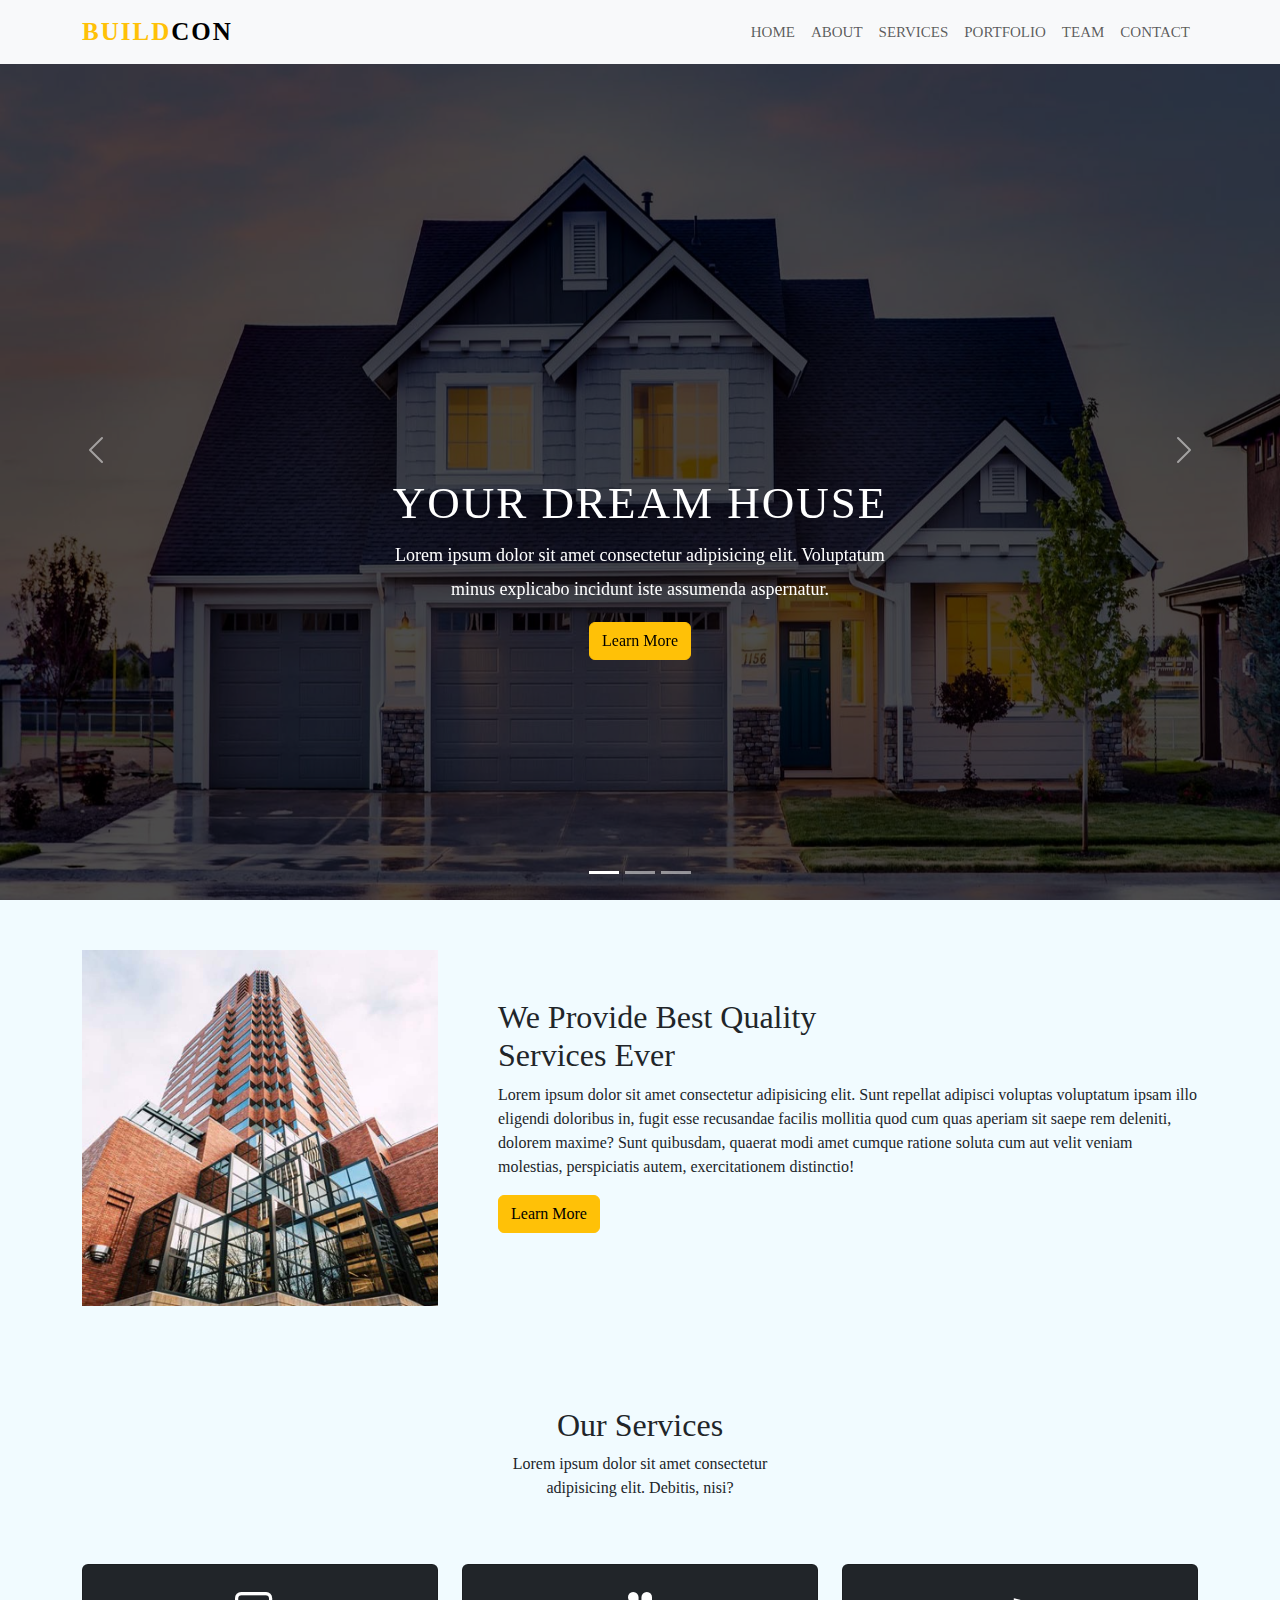
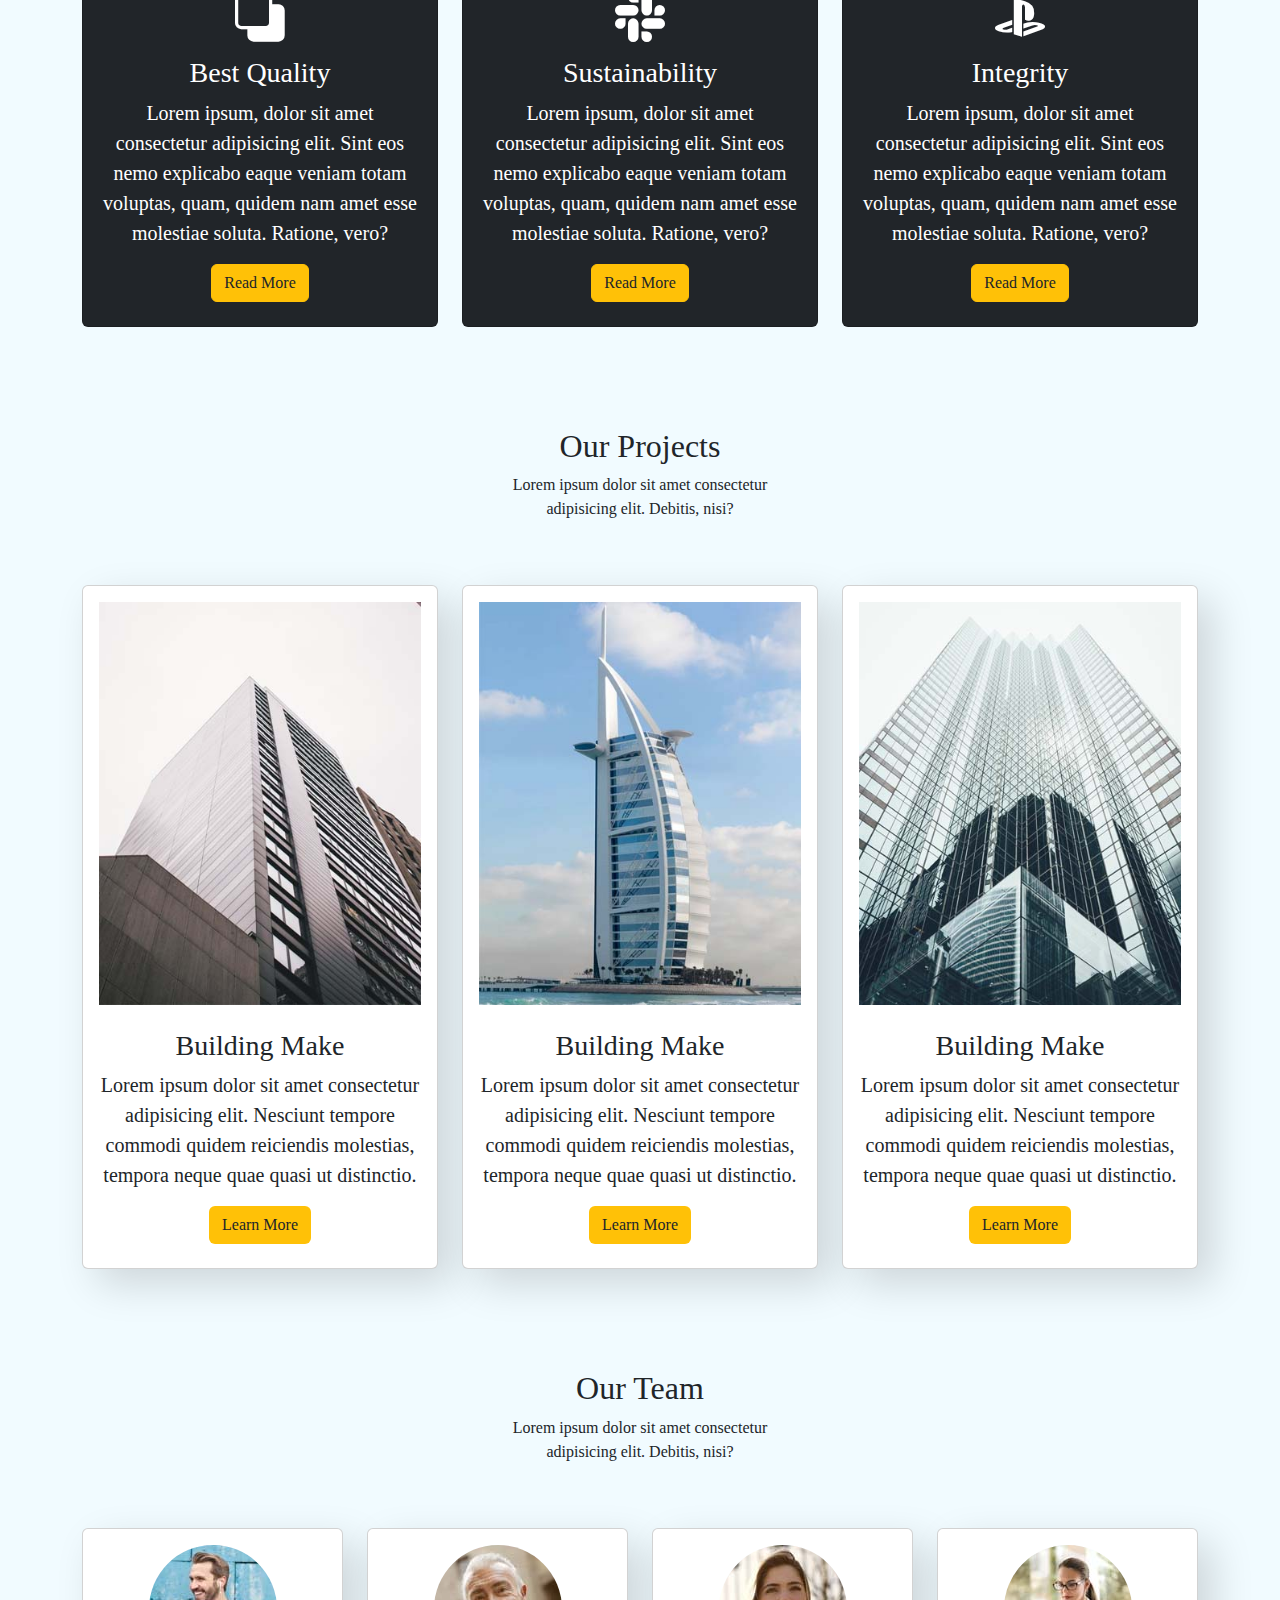
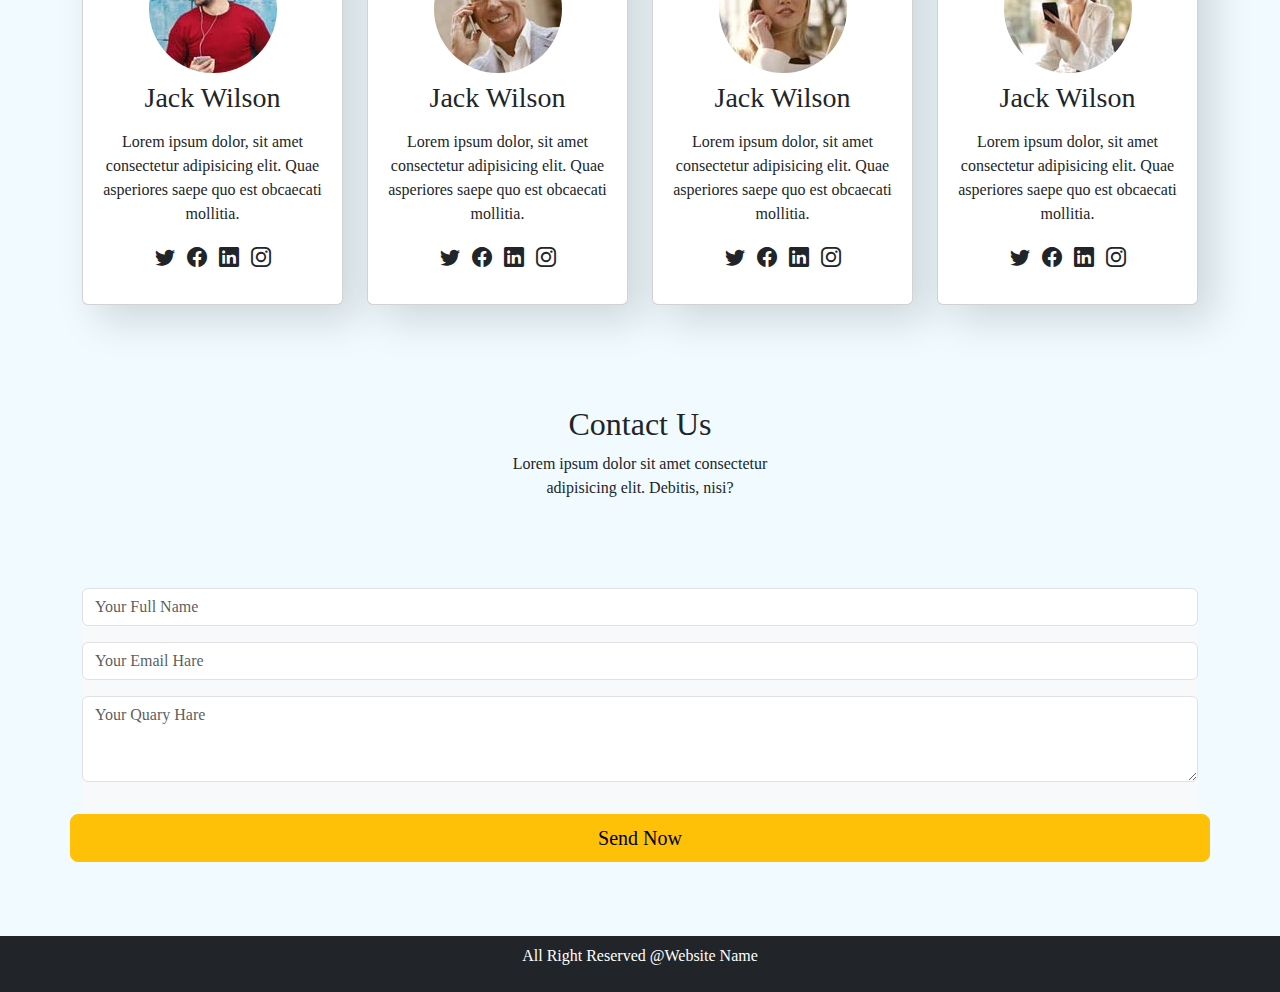
<file: Bootstrap Landing Page1/index.html>
<!DOCTYPE html>
<html lang="en">

<head>
    <meta charset="UTF-8">
    <meta http-equiv="X-UA-Compatible" content="IE=edge">
    <meta name="viewport" content="width=device-width, initial-scale=1.0">
    <title>Bootstrap 5 Project</title>
    <link rel="stylesheet" href="https://cdn.jsdelivr.net/npm/bootstrap-icons@1.10.3/font/bootstrap-icons.css">
    <link href="https://cdn.jsdelivr.net/npm/bootstrap@5.0.2/dist/css/bootstrap.min.css" rel="stylesheet">
    <link rel="stylesheet" href="style.css">
</head>

<body>

    <!-- Navbar -->

    <nav class="navbar navbar-expand-lg navbar-light bg-light fixed-top">
        <div class="container">
            <a class="navbar-brand" href="#"><span class="text-warning">Build</span>Con</a>
            <button class="navbar-toggler" type="button" data-bs-toggle="collapse"
                data-bs-target="#navbarSupportedContent" aria-controls="navbarSupportedContent" aria-expanded="false"
                aria-label="Toggle navigation">
                <span class="navbar-toggler-icon"></span>
            </button>
            <div class="collapse navbar-collapse" id="navbarSupportedContent">
                <ul class="navbar-nav ms-auto mb-2 mb-lg-0">
                    <li class="nav-item">
                        <a class="nav-link" href="#">Home</a>
                    </li>
                    <li class="nav-item">
                        <a class="nav-link" href="#about">About</a>
                    </li>
                    <li class="nav-item">
                        <a class="nav-link" href="#services">Services</a>
                    </li>
                    <li class="nav-item">
                        <a class="nav-link" href="#portfolio">Portfolio</a>
                    </li>
                    <li class="nav-item">
                        <a class="nav-link" href="#team">Team</a>
                    </li>
                    <li class="nav-item">
                        <a class="nav-link" href="#contact">Contact</a>
                    </li>
                </ul>
            </div>
        </div>
    </nav>

    <!-- Home -->

    <div id="carouselExampleCaptions" class="carousel slide" data-bs-ride="carousel">
        <div class="carousel-indicators">
            <button type="button" data-bs-target="#carouselExampleCaptions" data-bs-slide-to="0" class="active"
                aria-current="true" aria-label="Slide 1"></button>
            <button type="button" data-bs-target="#carouselExampleCaptions" data-bs-slide-to="1"
                aria-label="Slide 2"></button>
            <button type="button" data-bs-target="#carouselExampleCaptions" data-bs-slide-to="2"
                aria-label="Slide 3"></button>
        </div>
        <div class="carousel-inner">
            <div class="carousel-item active">
                <img src="images/home-1.jpg" class="d-block w-100" alt="...">
                <div class="carousel-caption">
                    <h5>Your Dream House</h5>
                    <p>Lorem ipsum dolor sit amet consectetur adipisicing elit. Voluptatum minus explicabo incidunt iste
                        assumenda aspernatur.</p>
                    <p><a href="#" class="btn btn-warning mt-3">Learn More</a></p>
                </div>
            </div>
            <div class="carousel-item">
                <img src="images/home-2.jpg" class="d-block w-100" alt="...">
                <div class="carousel-caption">
                    <h5>Always Dedicated</h5>
                    <p>Lorem ipsum dolor sit amet consectetur adipisicing elit. Voluptatum minus explicabo incidunt iste
                        assumenda aspernatur.</p>
                    <p><a href="#" class="btn btn-warning mt-3">Learn More</a></p>
                </div>
            </div>
            <div class="carousel-item">
                <img src="images/home-3.jpg" class="d-block w-100" alt="...">
                <div class="carousel-caption">
                    <h5>True Construction</h5>
                    <p>Lorem ipsum dolor sit amet consectetur adipisicing elit. Voluptatum minus explicabo incidunt iste
                        assumenda aspernatur.</p>
                    <p><a href="#" class="btn btn-warning mt-3">Learn More</a></p>
                </div>
            </div>
        </div>
        <button class="carousel-control-prev" type="button" data-bs-target="#carouselExampleCaptions"
            data-bs-slide="prev">
            <span class="carousel-control-prev-icon" aria-hidden="true"></span>
            <span class="visually-hidden">Previous</span>
        </button>
        <button class="carousel-control-next" type="button" data-bs-target="#carouselExampleCaptions"
            data-bs-slide="next">
            <span class="carousel-control-next-icon" aria-hidden="true"></span>
            <span class="visually-hidden">Next</span>
        </button>
    </div>

    <!-- About -->

    <section id="about" class="about section-padding">
        <div class="container">
            <div class="row">
                <div class="col-lg-4 col-md-12 col-12">
                    <div class="about-img">
                        <img src="images/about.jpg" alt="" class="img-fluid">
                    </div>
                </div>
                <div class="col-lg-8 col-md-12 col-12 ps-lg-5 mt-md-5">
                    <div class="about-text">
                        <h2>We Provide Best Quality <br> Services Ever</h2>
                        <p>Lorem ipsum dolor sit amet consectetur adipisicing elit. Sunt repellat adipisci voluptas
                            voluptatum ipsam illo eligendi doloribus in, fugit esse recusandae facilis mollitia quod cum
                            quas aperiam sit saepe rem deleniti, dolorem maxime? Sunt quibusdam, quaerat modi amet
                            cumque ratione soluta cum aut velit veniam molestias, perspiciatis autem, exercitationem
                            distinctio!</p>
                        <a href="#" class="btn btn-warning">Learn More</a>
                    </div>
                </div>
            </div>
        </div>
    </section>

    <!-- Services -->

    <section id="services" class="services section-padding">
        <div class="container">
            <div class="row">
                <div class="col-md-12">
                    <div class="section-header text-center pb-5">
                        <h2>Our Services</h2>
                        <p>Lorem ipsum dolor sit amet consectetur <br> adipisicing elit. Debitis, nisi?</p>
                    </div>
                </div>
            </div>

            <div class="row">
                <div class="col-12 col-md-12 col-lg-4">
                    <div class="card text-white text-center bg-dark pb-2">
                        <div class="card-body">
                            <i class="bi bi-subtract"></i>
                            <h3 class="card-title">Best Quality</h3>
                            <p class="lead">Lorem ipsum, dolor sit amet consectetur adipisicing elit. Sint eos nemo explicabo eaque veniam totam voluptas, quam, quidem nam amet esse molestiae soluta. Ratione, vero?</p>
                            <button class="btn btn-warning text-dark">Read More</button>
                        </div>
                    </div>
                </div>
                <div class="col-12 col-md-12 col-lg-4">
                    <div class="card text-white text-center bg-dark pb-2">
                        <div class="card-body">
                            <i class="bi bi-slack"></i>
                            <h3 class="card-title">Sustainability</h3>
                            <p class="lead">Lorem ipsum, dolor sit amet consectetur adipisicing elit. Sint eos nemo explicabo eaque veniam totam voluptas, quam, quidem nam amet esse molestiae soluta. Ratione, vero?</p>
                            <button class="btn btn-warning text-dark">Read More</button>
                        </div>
                    </div>
                </div>
                <div class="col-12 col-md-12 col-lg-4">
                    <div class="card text-white text-center bg-dark pb-2">
                        <div class="card-body">
                            <i class="bi bi-playstation"></i>
                            <h3 class="card-title">Integrity</h3>
                            <p class="lead">Lorem ipsum, dolor sit amet consectetur adipisicing elit. Sint eos nemo explicabo eaque veniam totam voluptas, quam, quidem nam amet esse molestiae soluta. Ratione, vero?</p>
                            <button class="btn btn-warning text-dark">Read More</button>
                        </div>
                    </div>
                </div>
            </div>
        </div>
    </section>

    <!-- Portfollio -->

    <section id="portfolio" class="portfolio section-padding">
        <div class="container">
            <div class="row">
                <div class="col-md-12">
                    <div class="section-header text-center pb-5">
                        <h2>Our Projects</h2>
                        <p>Lorem ipsum dolor sit amet consectetur <br> adipisicing elit. Debitis, nisi?</p>
                    </div>
                </div>
            </div>

            <div class="row">
                <div class="col-12 col-md-12 col-lg-4">
                    <div class="card text-center bg-white pb-2">
                        <div class="card-body text-dark">
                            <div class="img-area mb-4">
                                <img src="images/project-1.jpg" alt="" class="img-fluid">
                            </div>
                            <h3 class="card-title">Building Make</h3>
                            <p class="lead">Lorem ipsum dolor sit amet consectetur adipisicing elit. Nesciunt tempore commodi quidem reiciendis molestias, tempora neque quae quasi ut distinctio.</p>
                            <button class="btn bg-warning text-dark">Learn More</button>
                        </div>
                    </div>
                </div>
                <div class="col-12 col-md-12 col-lg-4">
                    <div class="card text-center bg-white pb-2">
                        <div class="card-body text-dark">
                            <div class="img-area mb-4">
                                <img src="images/project-2.jpg" alt="" class="img-fluid">
                            </div>
                            <h3 class="card-title">Building Make</h3>
                            <p class="lead">Lorem ipsum dolor sit amet consectetur adipisicing elit. Nesciunt tempore commodi quidem reiciendis molestias, tempora neque quae quasi ut distinctio.</p>
                            <button class="btn bg-warning text-dark">Learn More</button>
                        </div>
                    </div>
                </div>
                <div class="col-12 col-md-12 col-lg-4">
                    <div class="card text-center bg-white pb-2">
                        <div class="card-body text-dark">
                            <div class="img-area mb-4">
                                <img src="images/project-3.jpg" alt="" class="img-fluid">
                            </div>
                            <h3 class="card-title">Building Make</h3>
                            <p class="lead">Lorem ipsum dolor sit amet consectetur adipisicing elit. Nesciunt tempore commodi quidem reiciendis molestias, tempora neque quae quasi ut distinctio.</p>
                            <button class="btn bg-warning text-dark">Learn More</button>
                        </div>
                    </div>
                </div>
            </div>
        </div>
    </section>

    <!-- Team -->

    <section id="team" class="team section-padding">
        <div class="container">
            <div class="row">
                <div class="col-md-12">
                    <div class="section-header text-center pb-5">
                        <h2>Our Team</h2>
                        <p>Lorem ipsum dolor sit amet consectetur <br> adipisicing elit. Debitis, nisi?</p>
                    </div>
                </div>
            </div>
            <div class="row">
                <div class="col-12 col-md-6 col-lg-3">
                    <div class="card text-center">
                        <div class="card-body">
                            <img src="images/team-1.jpg" alt="" class="img-fluid rounded-circle">
                            <h3 class="card-title py-2">Jack Wilson</h3>
                            <p class="card-text">Lorem ipsum dolor, sit amet consectetur adipisicing elit. Quae asperiores saepe quo est obcaecati mollitia.</p>

                            <p class="socials">
                                <i class="bi bi-twitter text-dark mx-1"></i>
                                <i class="bi bi-facebook text-dark mx-1"></i>
                                <i class="bi bi-linkedin text-dark mx-1"></i>
                                <i class="bi bi-instagram text-dark mx-1"></i>
                            </p>
                        </div>
                    </div>
                </div>
                <div class="col-12 col-md-6 col-lg-3">
                    <div class="card text-center">
                        <div class="card-body">
                            <img src="images/team-2.jpg" alt="" class="img-fluid rounded-circle">
                            <h3 class="card-title py-2">Jack Wilson</h3>
                            <p class="card-text">Lorem ipsum dolor, sit amet consectetur adipisicing elit. Quae asperiores saepe quo est obcaecati mollitia.</p>

                            <p class="socials">
                                <i class="bi bi-twitter text-dark mx-1"></i>
                                <i class="bi bi-facebook text-dark mx-1"></i>
                                <i class="bi bi-linkedin text-dark mx-1"></i>
                                <i class="bi bi-instagram text-dark mx-1"></i>
                            </p>
                        </div>
                    </div>
                </div>
                <div class="col-12 col-md-6 col-lg-3">
                    <div class="card text-center">
                        <div class="card-body">
                            <img src="images/team-3.jpg" alt="" class="img-fluid rounded-circle">
                            <h3 class="card-title py-2">Jack Wilson</h3>
                            <p class="card-text">Lorem ipsum dolor, sit amet consectetur adipisicing elit. Quae asperiores saepe quo est obcaecati mollitia.</p>

                            <p class="socials">
                                <i class="bi bi-twitter text-dark mx-1"></i>
                                <i class="bi bi-facebook text-dark mx-1"></i>
                                <i class="bi bi-linkedin text-dark mx-1"></i>
                                <i class="bi bi-instagram text-dark mx-1"></i>
                            </p>
                        </div>
                    </div>
                </div>
                <div class="col-12 col-md-6 col-lg-3">
                    <div class="card text-center">
                        <div class="card-body">
                            <img src="images/team-4.jpg" alt="" class="img-fluid rounded-circle">
                            <h3 class="card-title py-2">Jack Wilson</h3>
                            <p class="card-text">Lorem ipsum dolor, sit amet consectetur adipisicing elit. Quae asperiores saepe quo est obcaecati mollitia.</p>

                            <p class="socials">
                                <i class="bi bi-twitter text-dark mx-1"></i>
                                <i class="bi bi-facebook text-dark mx-1"></i>
                                <i class="bi bi-linkedin text-dark mx-1"></i>
                                <i class="bi bi-instagram text-dark mx-1"></i>
                            </p>
                        </div>
                    </div>
                </div>
            </div>
        </div>
    </section>

    <!-- Contact -->

    <section id="contact" class="contact section-padding">
        <div class="container">
            <div class="row">
                <div class="col-md-12">
                    <div class="section-header text-center pb-5">
                        <h2>Contact Us</h2>
                        <p>Lorem ipsum dolor sit amet consectetur <br> adipisicing elit. Debitis, nisi?</p>
                    </div>
                </div>
            </div>

            <div class="row m-0">
                <div class="col-md-12 p-0 pt-4 pb-4">
                    <form action="#" class="bg-light p-4.m-auto">
                        <div class="row">
                            <div class="col-md-12">
                                <div class="mb-3">
                                    <input type="text" class="form-control" required placeholder="Your Full Name">
                                </div>
                            </div>
                            <div class="col-md-12">
                                <div class="mb-3">
                                    <input type="email" class="form-control" required placeholder="Your Email Hare">
                                </div>
                            </div>
                            <div class="col-md-12">
                                <div class="mb-3">
                                    <textarea rows="3" required class="form-control" placeholder="Your Quary Hare"></textarea>
                                </div>
                            </div>
    
                            <button class="btn btn-warning btn-lg btn-block mt-3">Send Now</button>
                        </div>
                    </form>
                </div>
            </div>
        </div>
    </section>

    <!-- Footer -->

    <footer class="bg-dark p-2 text-center">
        <div class="container">
            <p class="text-white">All Right  Reserved @Website Name</p>
        </div>
    </footer>

    <script src="https://cdn.jsdelivr.net/npm/bootstrap@5.0.2/dist/js/bootstrap.bundle.min.js"></script>
</body>

</html>
</file>
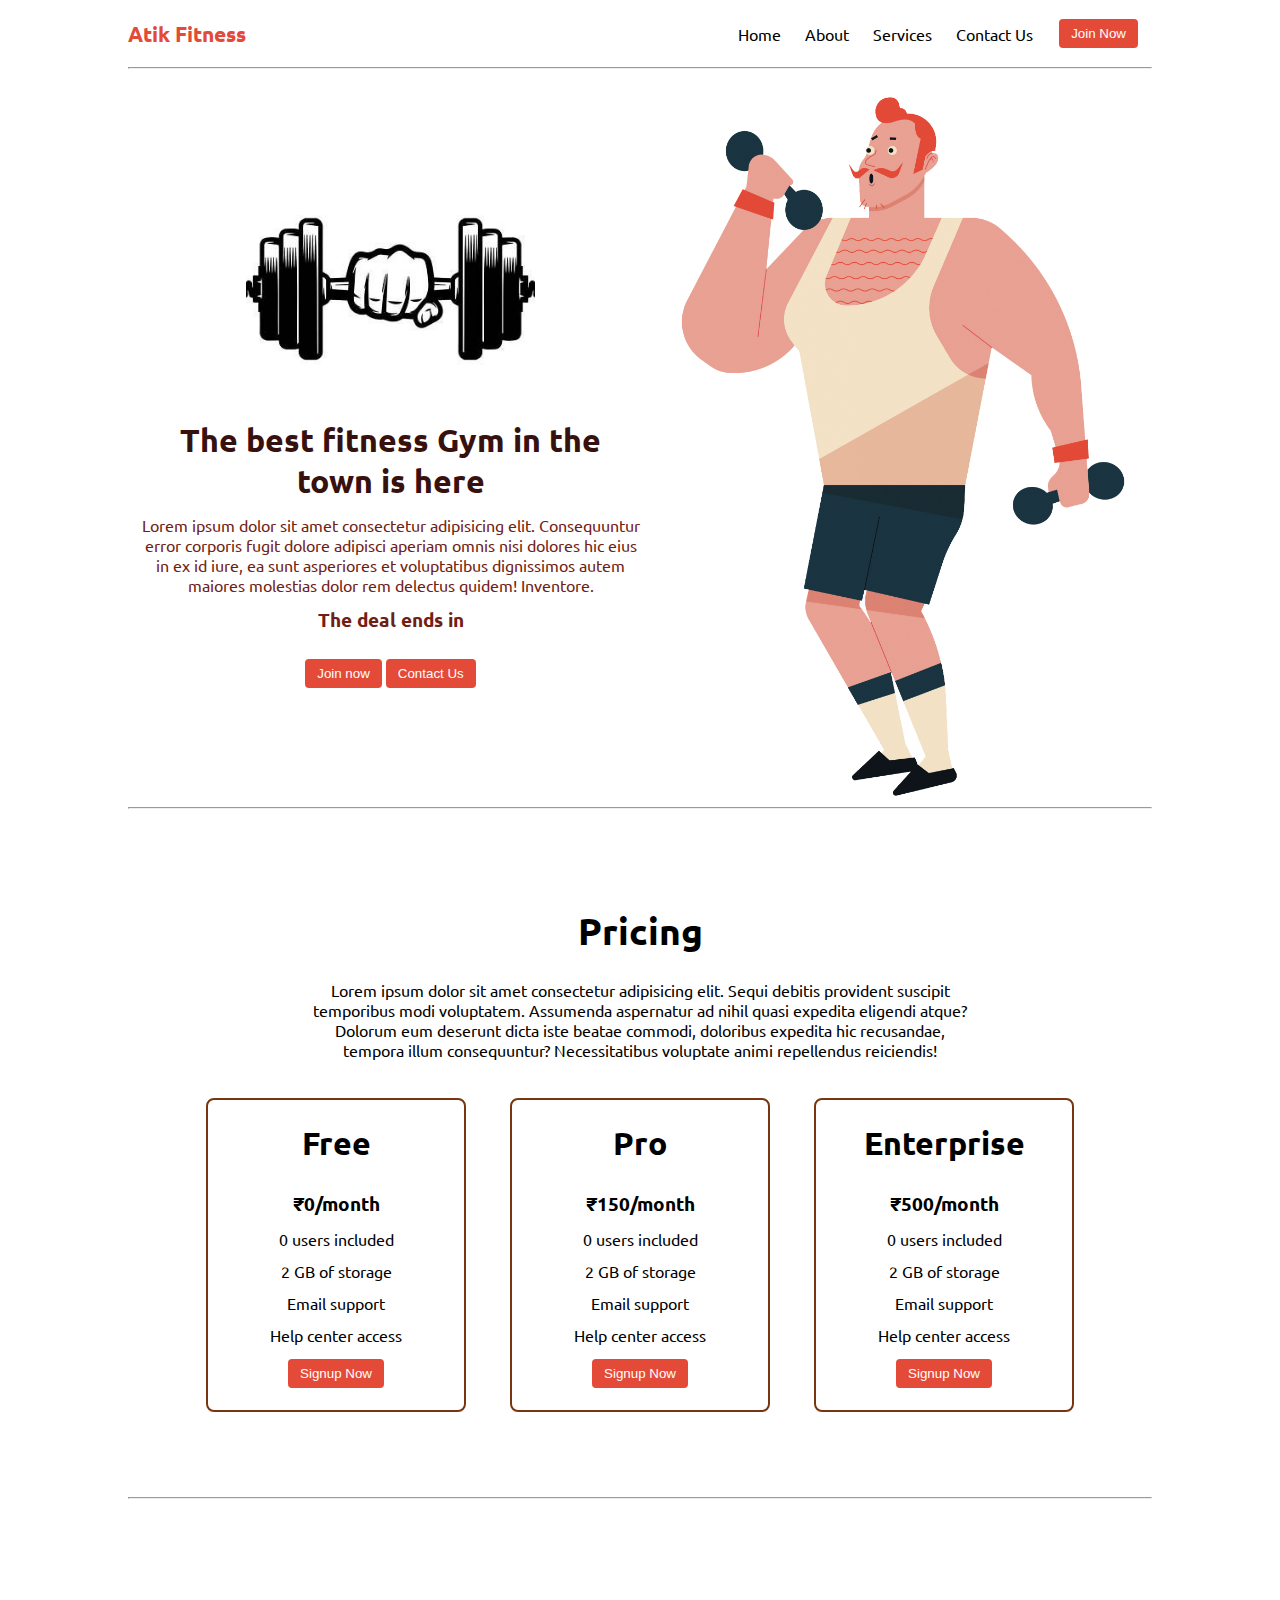
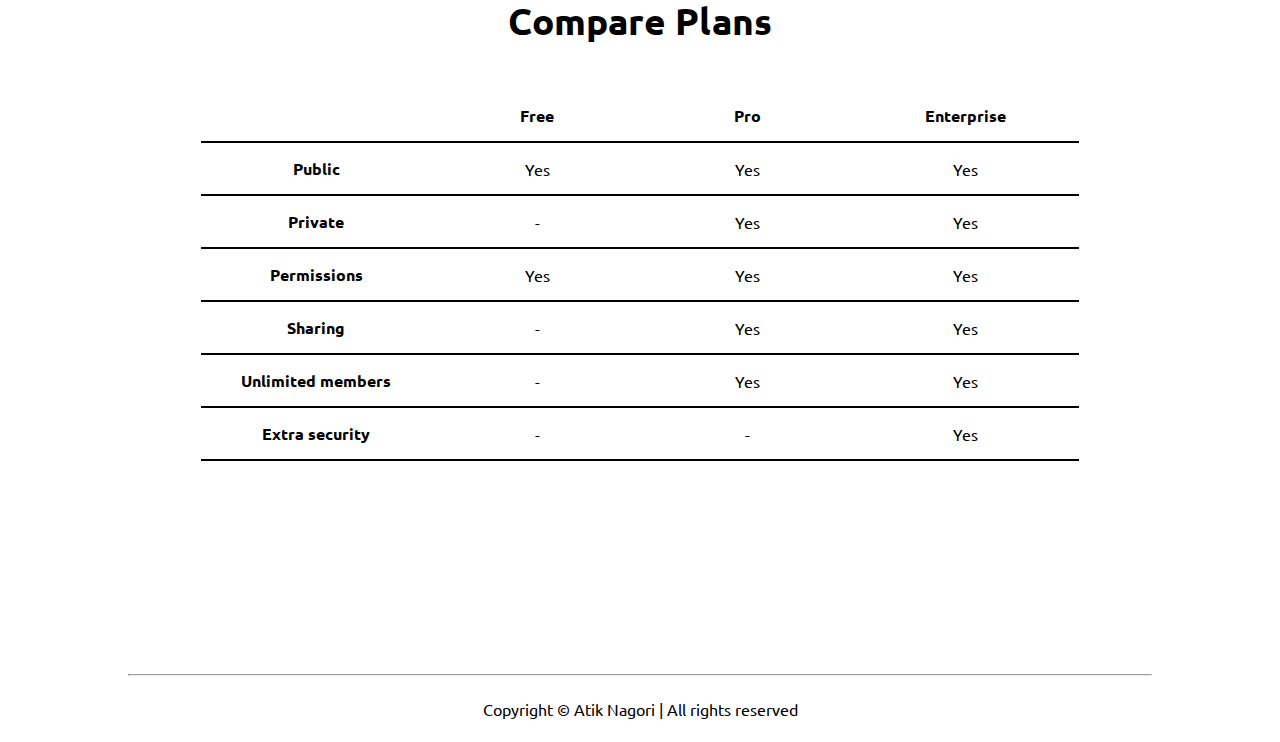
<file: Gym Landing Page/index.html>
<!DOCTYPE html>
<html lang="en">

<head>
    <meta charset="UTF-8">
    <meta http-equiv="X-UA-Compatible" content="IE=edge">
    <meta name="viewport" content="width=device-width, initial-scale=1.0">
    <title>AtikFitness - The best fitness gym in the town</title>
    <link rel="stylesheet" href="style/style.css">
    <link rel="stylesheet" href="style/utils.css">
</head>

<body class='overflow-x-hidden'>
    <div class="container mx-auto">
        <header>
            <nav class="flex justify-between">
                <div class="logo font-bold flex items-center text-blue">Atik Fitness</div>
                <ul class="navbar flex items-center">
                    <li>Home</li>
                    <li>About</li>
                    <li>Services</li>
                    <li>Contact Us</li>
                    <li><button class="btn">Join Now</button></li>
                </ul>
            </nav>
            <hr>
        </header>
        <main class="min-h-screen">
            <section class="section1">
                <div class="flex">
                    <div class="topleft flex flex-col justify-center px-2">
                        <div class=" text-center">
                            <img class="dumbellimg" src="images/dumbell.png" alt="">
                        </div>
                        <h1 class="my-1 text-center">The best fitness Gym in the town is here</h1>
                        <p class=" text-center">Lorem ipsum dolor sit amet consectetur adipisicing elit. Consequuntur
                            error corporis fugit dolore adipisci aperiam omnis nisi dolores hic eius in ex id iure, ea
                            sunt asperiores et voluptatibus dignissimos autem maiores molestias dolor rem delectus
                            quidem! Inventore.</p>
                            <!-- Display the countdown timer in an element -->
                            <p class="deal text-center">The deal ends in <span id="demo"></span></p>
                            <div class="buttons">
                                <button class="btn">Join now</button>
                                <button class="btn">Contact Us</button>
                            </div>
                    </div>
                    <div class="topright flex justify-center">
                        <img class="gymimg" src="images/gym.png" alt="">
                    </div>
                </div>
            </section>
            <hr>
            <section class="section2">
                <h1 class="text-center my-2">Pricing</h1>
                <p class="my-2">Lorem ipsum dolor sit amet consectetur adipisicing elit. Sequi debitis provident
                    suscipit temporibus modi voluptatem. Assumenda aspernatur ad nihil quasi expedita eligendi atque?
                    Dolorum eum deserunt dicta iste beatae commodi, doloribus expedita hic recusandae, tempora illum
                    consequuntur? Necessitatibus voluptate animi repellendus reiciendis!</p>
                <div class="boxes flex justify-center">
                    <div class="box">
                        <h2>Free</h2>
                        <ul>
                            <li class="highlighted">₹0/month</li>
                            <li>0 users included</li>
                            <li>2 GB of storage</li>
                            <li>Email support</li>
                            <li>Help center access</li>
                            <li><button class="btn">Signup Now</button></li>
                        </ul>
                    </div>
                    <div class="box">
                        <h2>Pro</h2>
                        <ul>
                            <li class="highlighted">₹150/month</li>
                            <li>0 users included</li>
                            <li>2 GB of storage</li>
                            <li>Email support</li>
                            <li>Help center access</li>
                            <li><button class="btn">Signup Now</button></li>
                        </ul>
                    </div>
                    <div class="box">
                        <h2>Enterprise</h2>
                        <ul>
                            <li class="highlighted">₹500/month</li>
                            <li>0 users included</li>
                            <li>2 GB of storage</li>
                            <li>Email support</li>
                            <li>Help center access</li>
                            <li><button class="btn">Signup Now</button></li>
                        </ul>
                    </div>

                </div>
            </section>
            <hr>
            <section class="section3">
                <h1 class="text-center my-2">Compare Plans</h1>
                <div class="container plantable">
                    <table class="table text-center">
                      <thead>
                        <tr>
                          <th></th><th>Free</th>
                          <th>Pro</th>
                          <th>Enterprise</th>
                        </tr>
                      </thead>
                      <tbody>
                        <tr>
                          <th scope="row" class="text-start">Public</th>
                          <td>Yes</svg></td>
                          <td>Yes</svg></td>
                          <td>Yes</svg></td>
                        </tr>
                        <tr>
                          <th scope="row" class="text-start">Private</th>
                          <td>-</td>
                          <td>Yes</svg></td>
                          <td>Yes</svg></td>
                        </tr>
                      </tbody>
              
                      <tbody>
                        <tr>
                          <th scope="row" class="text-start">Permissions</th>
                          <td>Yes</svg></td>
                          <td>Yes</svg></td>
                          <td>Yes</svg></td>
                        </tr>
                        <tr>
                          <th scope="row" class="text-start">Sharing</th>
                          <td>-</td>
                          <td>Yes</svg></td>
                          <td>Yes</svg></td>
                        </tr>
                        <tr>
                          <th scope="row" class="text-start">Unlimited members</th>
                          <td>-</td>
                          <td>Yes</svg></td>
                          <td>Yes</svg></td>
                        </tr>
                        <tr>
                          <th scope="row" class="text-start">Extra security</th>
                          <td>-</td>
                          <td>-</td>
                          <td>Yes</svg></td>
                        </tr>
                      </tbody>
                    </table>
            </section>
            <hr>
        </main>
        <footer>
            Copyright &copy; Atik  Nagori | All rights reserved
        </footer>
    </div>
    <script src="js/timer.js"></script>
</body>

</html>
</file>
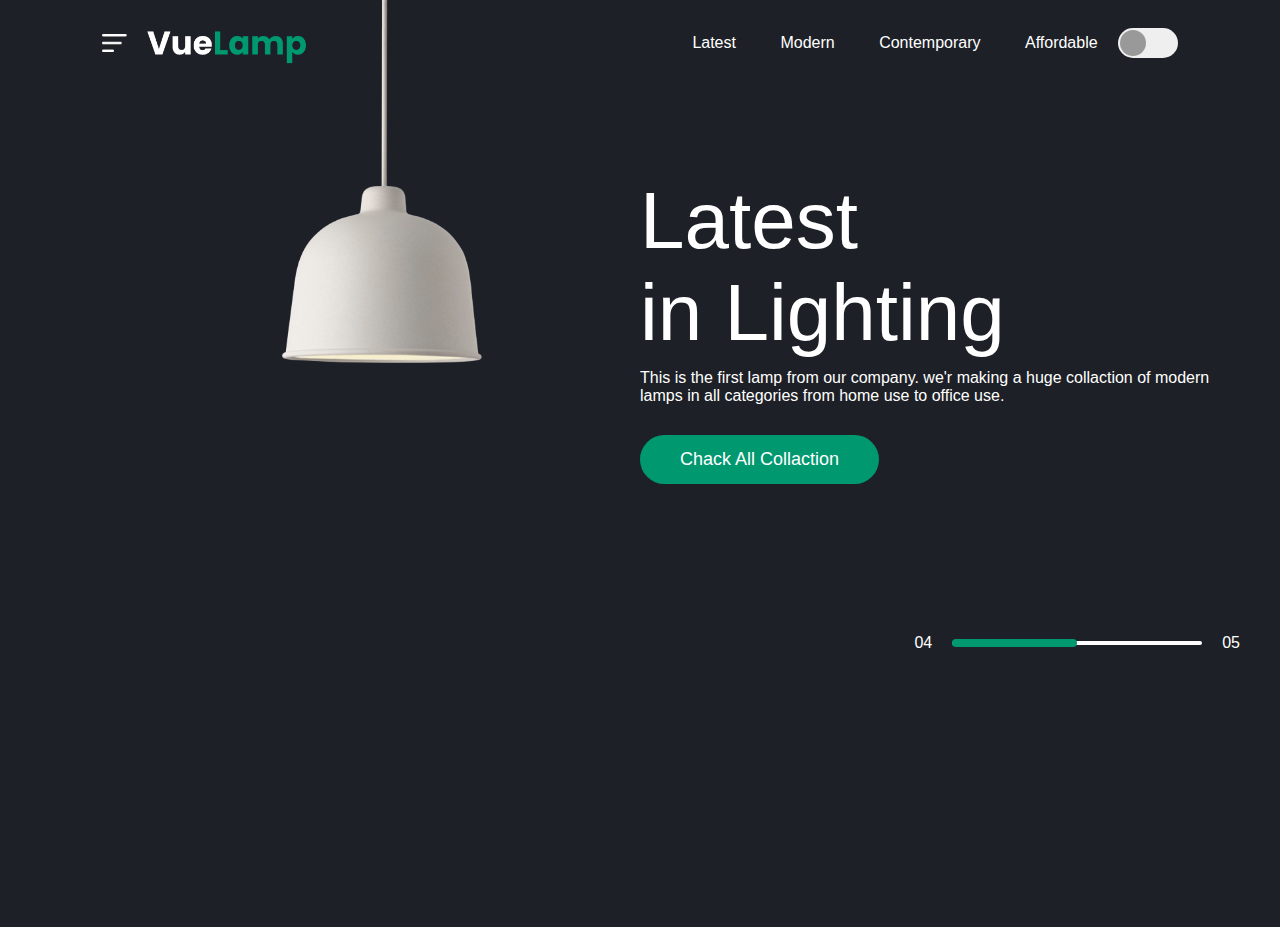
<file: Switch On Off Light Bulb/index.html>
<!DOCTYPE html>
<html lang="en">
<head>
    <meta charset="UTF-8">
    <meta http-equiv="X-UA-Compatible" content="IE=edge">
    <meta name="viewport" content="width=device-width, initial-scale=1.0">
    <title>Document</title>
    <link rel="stylesheet" href="style/style.css">
</head>
<body>
    <div class="hero">
        <nav>
            <img src="./images/menu.png" class="menu-img">
            <img src="./images/logo.png" class="logo">
            <ul>
                <li>
                    <a href="#">Latest</a>
                </li>
                <li>
                    <a href="#">Modern</a>
                </li>
                <li>
                    <a href="#">Contemporary</a>
                </li>
                <li>
                    <a href="#">Affordable</a>
                </li>
            </ul>
            <button type="button" onclick="toggleBtn()" id="btn"><span></span></button>
        </nav>

        <div class="lamp-container">
            <img src="./images/lamp.png" class="lamp">
            <img src="./images/light.png" class="light" id="light">
        </div>

        <div class="text-container">
            <h1>Latest <br> in Lighting</h1>
            <p>This is the first lamp from our company. we'r making a huge collaction of modern lamps in all categories from home use to office use.</p>
            <a href="">Chack All Collaction</a>
            <div class="control">
                <p>04</p>
                <div class="line"><span></span></div>
                <p>05</p>
            </div>
        </div>
    </div>
    <script>
        var btn = document.getElementById("btn");
        var light = document.getElementById("light");

        function toggleBtn(){
            btn.classList.toggle("active")
            light.classList.toggle("on")
        }
    </script>
</body>
</html>
</file>
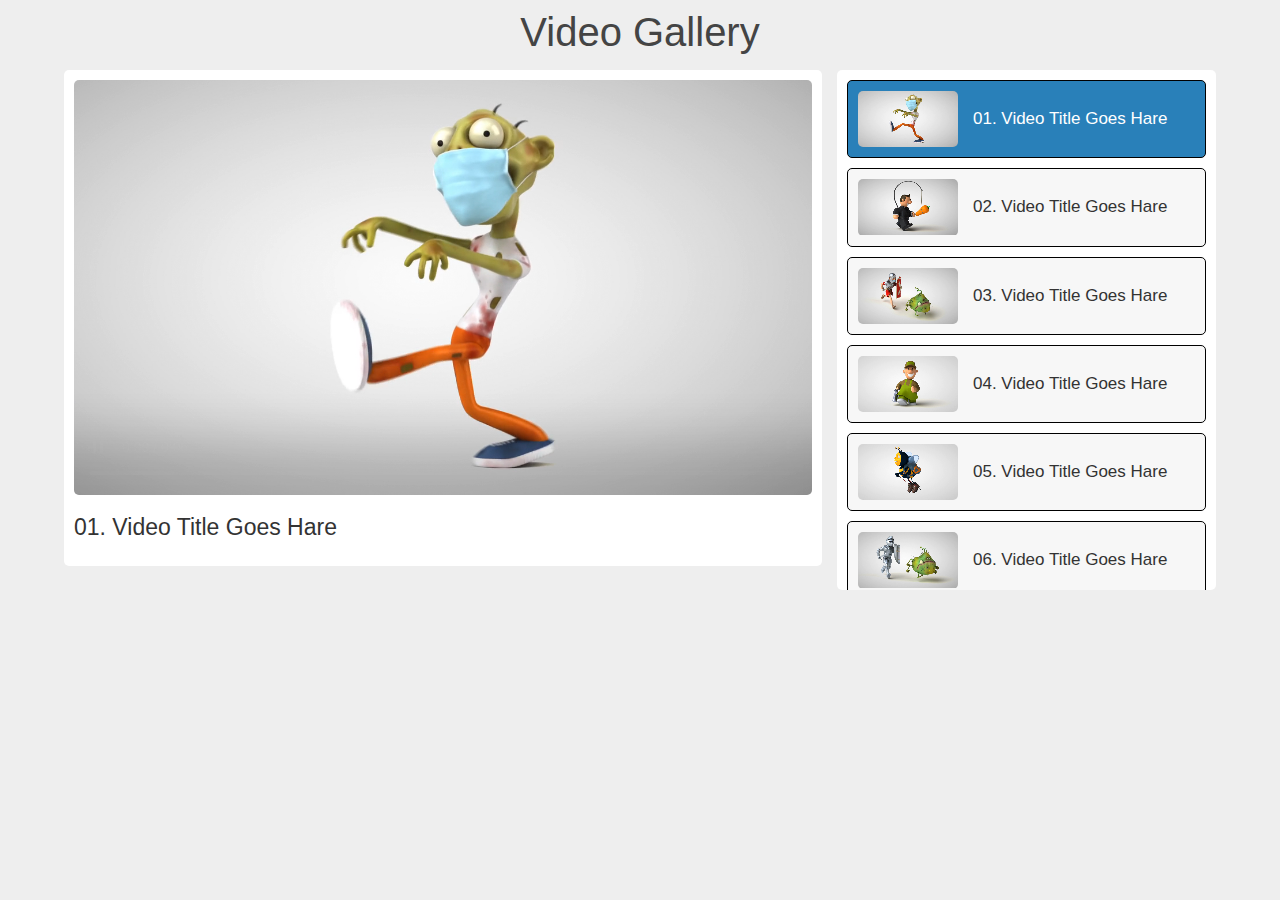
<file: Video Playlist Gallery/index.html>
<!DOCTYPE html>
<html lang="en">
<head>
    <meta charset="UTF-8">
    <meta http-equiv="X-UA-Compatible" content="IE=edge">
    <meta name="viewport" content="width=device-width, initial-scale=1.0">
    <title>Video Playlist Gallery</title>
    <link rel="stylesheet" href="style/style.css">
</head>
<body>
    <h3 class="heading">video gallery</h3>

    <div class="container">
        <div class="main-video">
            <div class="video">
                <video src="videos/vid-1.mp4" controls muted autoplay></video>
                <h3 class="title">01. video title goes hare</h3>
            </div>
        </div>

        <div class="video-list">

            <div class="vid active">
                <video src="videos/vid-1.mp4" muted></video>
                <h3 class="title">01. video title goes hare</h3>
            </div>

            <div class="vid">
                <video src="videos/vid-2.mp4" muted></video>
                <h3 class="title">02. video title goes hare</h3>
            </div>

            <div class="vid">
                <video src="videos/vid-3.mp4" muted></video>
                <h3 class="title">03. video title goes hare</h3>
            </div>

            <div class="vid">
                <video src="videos/vid-4.mp4" muted></video>
                <h3 class="title">04. video title goes hare</h3>
            </div>

            <div class="vid">
                <video src="videos/vid-5.mp4" muted></video>
                <h3 class="title">05. video title goes hare</h3>
            </div>

            <div class="vid">
                <video src="videos/vid-6.mp4" muted></video>
                <h3 class="title">06. video title goes hare</h3>
            </div>

            <div class="vid">
                <video src="videos/vid-7.mp4" muted></video>
                <h3 class="title">07. video title goes hare</h3>
            </div>

            <div class="vid">
                <video src="videos/vid-8.mp4" muted></video>
                <h3 class="title">08. video title goes hare</h3>
            </div>

            <div class="vid">
                <video src="videos/vid-9.mp4" muted></video>
                <h3 class="title">09. video title goes hare</h3>
            </div>
        </div>
    </div>

    <script>
        
        let ListVideo = document.querySelectorAll('.video-list .vid'); 
        let MainVideo = document.querySelector('.main-video video');
        let title = document.querySelector('.main-video .title');

        ListVideo.forEach(video => {
            video.onclick = () => {
                ListVideo.forEach(vid => vid.classList.remove ('active'));
                video.classList.add('active');
                if(video.classList.contains('active')){
                    let src = video.children[0].getAttribute('src');
                    MainVideo.src = src;
                    let Text = video.children[1].innerHTML;
                    title.innerHTML = Text
                }
            };
        });

    </script>
    
</body>
</html>
</file>
<file: Bootstrap Landing Page1/style.css>
* {
    font-family: montserrt;
}

body {
    background: #f1fbff;
}

.section-padding {
    padding: 50px 0;
}

.carousel-item {
    height: 100vh;
    min-height: 300px;
}

.carousel-caption {
    bottom: 220px;
    z-index: 2;
}

.carousel-caption h5 {
    font-size: 45px;
    text-transform: uppercase;
    letter-spacing: 2px;
    margin-top: 25px;
}

.carousel-caption p {
    width: 60%;
    margin: auto;
    font-size: 18px;
    line-height: 1.9;
}

.carousel-inner::before {
    content: '';
    position: absolute;
    width: 100%;
    height: 100%;
    top: 0; left: 0;
    background: rgba(0,0,0,.7);
    z-index: 1;
}

.navbar-nav a {
    font-size: 15px;
    text-transform: uppercase;
    font-weight: 500;
}

.navbar-light .navbar-brand {
    color: #000;
    font-size: 25px;
    text-transform: uppercase;
    font-weight: 700;
    letter-spacing: 2px;
}

.navbar-light .navbar-brand:focus,
.navbar-light .navbar-brand:hover {
    color: #000;
}

.navbar-light .navbar-nav .navbar-link {
    color: #000;
}

.w-100 {
    height: 100vh;
}

.services .card-body i {
    font-size: 50px;
}

.team .card-body i {
    font-size: 20px;
}

.portfolio .card {
    box-shadow: 15px 15px 40px rgba(0,0,0,.15);
}

.team .card {
    box-shadow: 15px 15px 40px rgba(0,0,0,.15);
}

/* Responsive CSS */

@media only screen and (min-width: 768px) and (max-width: 991px) {
    .carousel-caption {
        bottom: 370px;
    }

    .carousel-caption p {
        width: 100%;
    }

    .card {
        margin-bottom: 30px;
    }

    .img-area img {
        width: 100%;
    }
}

@media only screen and (max-width: 767px){
    .navbar-nav {
        text-align: center;
    }

    .carousel-caption {
        bottom: 125px;
    }

    .carousel-caption h5 {
        font-size: 17px;
    }

    .carousel-caption a {
        padding: 10px 15px;
    }

    .carousel-caption p {
        width: 100%;
        line-height: 1.6;
        font-size: 12px;
    }

    .about-text {
        padding-top: 50px;
    }

    .card {
        margin-bottom: 30px;
    }
}
</file>
<file: Gym Landing Page/style/style.css>
@import url('https://fonts.googleapis.com/css2?family=Ubuntu:wght@300&display=swap');

*{
    margin: 0;
    padding: 0;
}

.container{
    max-width: 80vw;
    font-family: 'Ubuntu', sans-serif;
}

.navbar{
    display: flex;
    height: 67px;
}
.navbar li{
    list-style: none;
    margin: 0 12px;
}

.topleft{
    width: 50%;
}

.topright{ 
    width: 50%;
}

.section1{
   max-height: 100vh; 
   color: #711e15;
}

.section1 h1{
    color: #37110d;
    font-size: 2rem;
}

.logo{
    font-size: 1.3rem;
}

.dumbellimg{
    width: 289px;
}

.topright .gymimg{
    width: 466px;
}

.section2{
    padding: 73px;
}

.section2 h1{
    font-size: 2.3rem;
}

.section2 p{
    padding: 0 8vw;
    text-align: center;
}

.box{
    padding: 8px 0;
    margin: 12px 22px;
    min-width: 20vw;
    border: 2px solid rgb(120, 54, 16);
    border-radius: 8px;
    text-align: center;
}

.box h2{
    font-size: 2rem;
    padding: 15px 0;
}

.highlighted{
    font-size: 1.2rem;
    font-weight: bolder;
}

.box ul{
    list-style-type: none;
}

.box ul li{
   margin: 12px 2px;
}

.plantable{
    display: flex;
    justify-content: center;
    align-items: center;
}

.section3 table{
    width: 100%;
    margin-bottom: 140px;
    margin-top: 20px;
    border-collapse: collapse;
}

.section3 table th{ 
    width: 23vw; 
    border-bottom: 2px solid black;
    padding: 15px 0;
} 

.section3 table td{   
    border-bottom: 2px solid black; 
} 
 

.section3 h1{
    font-size: 2.3rem;
}

.section3{
    padding: 73px;
}

footer{
    padding: 23px;
    text-align: center;
}
.buttons{
    display: flex;
    justify-content: center;
    align-items: center;
    margin: 12px;
}

.deal{
    font-size: 1.2rem;
    font-weight: bolder;
    margin: 12px 0;
}
</file>
<file: Gym Landing Page/style/utils.css>
.min-h-screen{
    min-height: 100vh;
}

.bg-red{
    background-color: red;
}

.mx-auto{
    margin-left: auto;
    margin-right: auto;
}

.flex{
    display: flex;
}

.items-center{
    align-items: center;
}

.justify-between{
    justify-content: space-between;
}

.justify-center{
    justify-content: center;
}

.flex-col{
    flex-direction: column;
}

.font-bold{
    font-weight: bolder;
}

.my-1{
    margin-top: 13px;
    margin-bottom: 13px;
}

.my-2{
    margin-top: 26px;
    margin-bottom: 26px;
}

.px-2{
    padding-left: 13px;
    padding-right: 13px;
}

.text-blue{
    color: rgb(227 74 56);;
}

.btn{
    padding:7px 12px;
    border: 2px solid white;
    border-radius: 6px;
    cursor: pointer;
    color: white;
    background-color: rgb(227 74 56);;
}

.overflow-x-hidden{
    overflow-x: hidden;
}

.text-center{
    text-align: center;
}
</file>
<file: Switch On Off Light Bulb/style/style.css>
* {
    margin: 0;
    padding: 0;
    font-family: 'poppins', sans-serif;
    box-sizing: border-box;
}

.hero {
    background: #1d2026;
    min-height: 103vh;
    width: 100%;
    color: #fff;
    position: relative;
}

nav {
    display: flex;
    align-items: center;
    padding: 20px 8%;
}

nav .menu-img {
    width: 25px;
    margin-right: 20px;
    cursor: pointer;
}

nav .logo {
    width: 160px;
    cursor: pointer;
}

nav ul {
    flex: 1;
    text-align: right;
}

nav ul li {
    display: inline-block;
    list-style: none;
    margin: 0 20px;
}

nav ul li a {
    text-decoration: none;
    color: #fff;
}

button {
    background: #efefef;
    height: 30px;
    width: 60px;
    border-radius: 20px;
    border: 0;
    outline: 0;
    cursor: pointer;
    transition: background 0.5s;
}

button span {
    display: block;
    background: #999;
    height: 26px;
    width: 26px;
    border-radius: 50%;
    margin-left: 2px;
    transition: background 0.5s, margin-left 0.5s;
}

.lamp-container {
    position: absolute;
    top: -20px;
    left: 22%;
    width: 200px;
}

.lamp {
    width: 100%;
}

.light {
    position: absolute;
    top: 97%;
    left: 50%;
    transform: translateX(-50%);
    width: 700px;
    margin-left: -10px;
    opacity: 0;
    transition: opacity 0.5s;
}

.text-container {
    max-width: 600px;
    margin-top: 7%;
    margin-left: 50%;
}

.text-container h1 {
    font-size: 80px;
    font-weight: 400;
    padding-bottom: 10px;
}

.text-container a {
    text-decoration: none;
    background: #00986f;
    padding: 14px 40px;
    display: inline-block;
    color: #fff;
    font-size: 18px;
    margin-top: 30px;
    border-radius: 30px;
}

.control {
    display: flex;
    align-items: center;
    justify-content: flex-end;
    margin-top: 150px;
}

.control .line {
    width: 250px;
    height: 4px;
    background: #fff;
    margin: 0 20px;
    border-radius: 2px;
}

.control .line span {
    width: 50%;
    height: 8px;
    margin-top: -2px;
    border-radius: 4px;
    background: #00986f;
    display: block;
}

.active {
    background: green;
}

.active span {
    background: #fff;
    margin-left: 31px;
}

.on {
    opacity: 1;
}
</file>
<file: Video Playlist Gallery/style/style.css>
* {
    margin: 0;
    padding: 0;
    box-sizing: border-box;
    text-transform: capitalize;
    font-family: Verdana, Geneva, Tahoma, sans-serif;
    font-weight: normal;
}

body {
    background: #eee;
}

.heading {
    color: #444;
    font-size: 40px;
    text-align: center;
    padding: 10px;
}

.container {
    display: grid;
    grid-template-columns: 2fr 1fr;
    gap: 15px;
    align-items: flex-start;
    padding: 5px 5%;
}

.container .main-video {
    background: #fff;
    border-radius: 5px;
    padding: 10px;
}

.container .main-video video {
    width: 100%;
    border-radius: 5px;
}

.container .main-video .title {
    color: #333;
    font-size: 23px;
    padding-top: 15px;
    padding-bottom: 15px;
}

.container .video-list {
    background: #fff;
    border-radius: 5px;
    height: 520px;
    overflow-y: scroll;
}

.container .video-list::-webkit-scrollbar {
    width: 7px;
}

.container .video-list::-webkit-scrollbar-track{
    background: #ccc;
    border-radius: 50px;
}

.container .video-list::-webkit-scrollbar-thumb{
    background: #666;
    border-radius: 50px;
}

.container .video-list .vid video {
    width: 100px;
    border-radius: 5px;
}

.container .video-list .vid {
    display: flex;
    align-items: center;
    gap: 15px;
    background: #f7f7f7;
    border-radius: 5px;
    margin: 10px;
    padding: 10px;
    border: 1px solid rgba(0.0,0,.1);
    cursor: pointer;
}

.container .video-list .vid:hover {
    background: #eee;
}

.container .video-list .vid.active {
    background: #2980b9;
}

.container .video-list .vid.active .title {
    color: #fff;
}

.container .video-list .vid .title {
    color: #333;
    font-size: 17px;
}

@media (max-width:991px) {

    .container {
        grid-template-columns: 1.5fr 1fr;
        padding: 10px;
    }
    
}

@media (max-width:768px) {

    .container {
        grid-template-columns: 1fr;
    }
    
}
</file>
